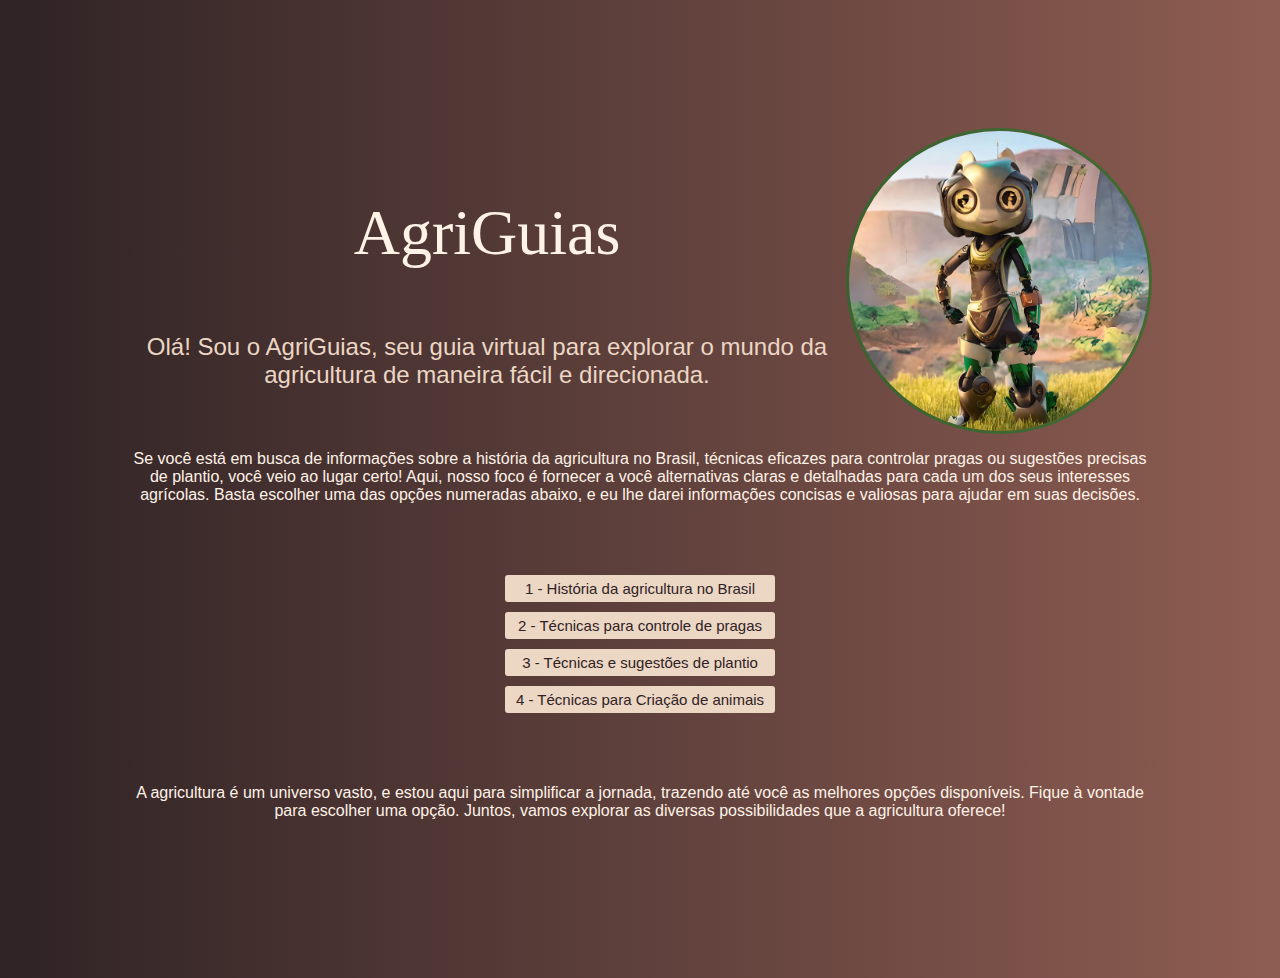
<file: AgriGuias/index.html>
<!DOCTYPE html>
<html lang="pt-br">
<head>
    <meta charset="UTF-8">
    <meta name="viewport" content="width=device-width, initial-scale=1.0">
    <link rel="stylesheet" href="style.css">
    <link rel="shortcut icon" href="/AgriGuias/favicon_io/android-chrome-192x192.png" type="image/x-icon">
    <title>AgriGuias</title>

</head>
<body>

    <main class="conteudo">
        <section class="conteudo-principal">
          <div class="conteudo-principal-escrito">
            <h1 class="conteudo-principal-escrito-titulo">AgriGuias</h1>
            <h2 class="conteudo-principal-escrito-subtitulo">Olá! Sou o AgriGuias, seu guia virtual para explorar o mundo da agricultura de maneira fácil e direcionada.</h2>
          </div>
          <img class="conteudo-principal-imagem" src="/AgriGuias/Um rob com traos de.jpg" alt="Imagem do AgriGuias">
        </section>


    <p>Se você está em busca de informações sobre a história da agricultura no Brasil, técnicas eficazes para controlar pragas ou sugestões precisas de plantio, você veio ao lugar certo!
    Aqui, nosso foco é fornecer a você alternativas claras e detalhadas para cada um dos seus interesses agrícolas. Basta escolher uma das opções numeradas abaixo, e eu lhe darei informações concisas e valiosas para ajudar em suas decisões.
 </p>
    <div class="buttons">
        <button><a href="/AgriGuias/hisbra.html">1 - História da agricultura no Brasil</a></button>
        <button><a href="/AgriGuias/contpraga.html">2 - Técnicas para controle de pragas</a></button>
        <button><a href="/AgriGuias/tecplantio.html">3 - Técnicas e sugestões de plantio</a></button>
        <button><a href="/AgriGuias/criaanima.html">4 - Técnicas para Criação de animais</a></button>
    </div>    


    <p>A agricultura é um universo vasto, e estou aqui para simplificar a jornada, trazendo até você as melhores opções disponíveis. Fique à vontade para escolher uma opção. Juntos, vamos explorar as diversas possibilidades que a agricultura oferece!
    </p>
    
</body>
</html>
</file>
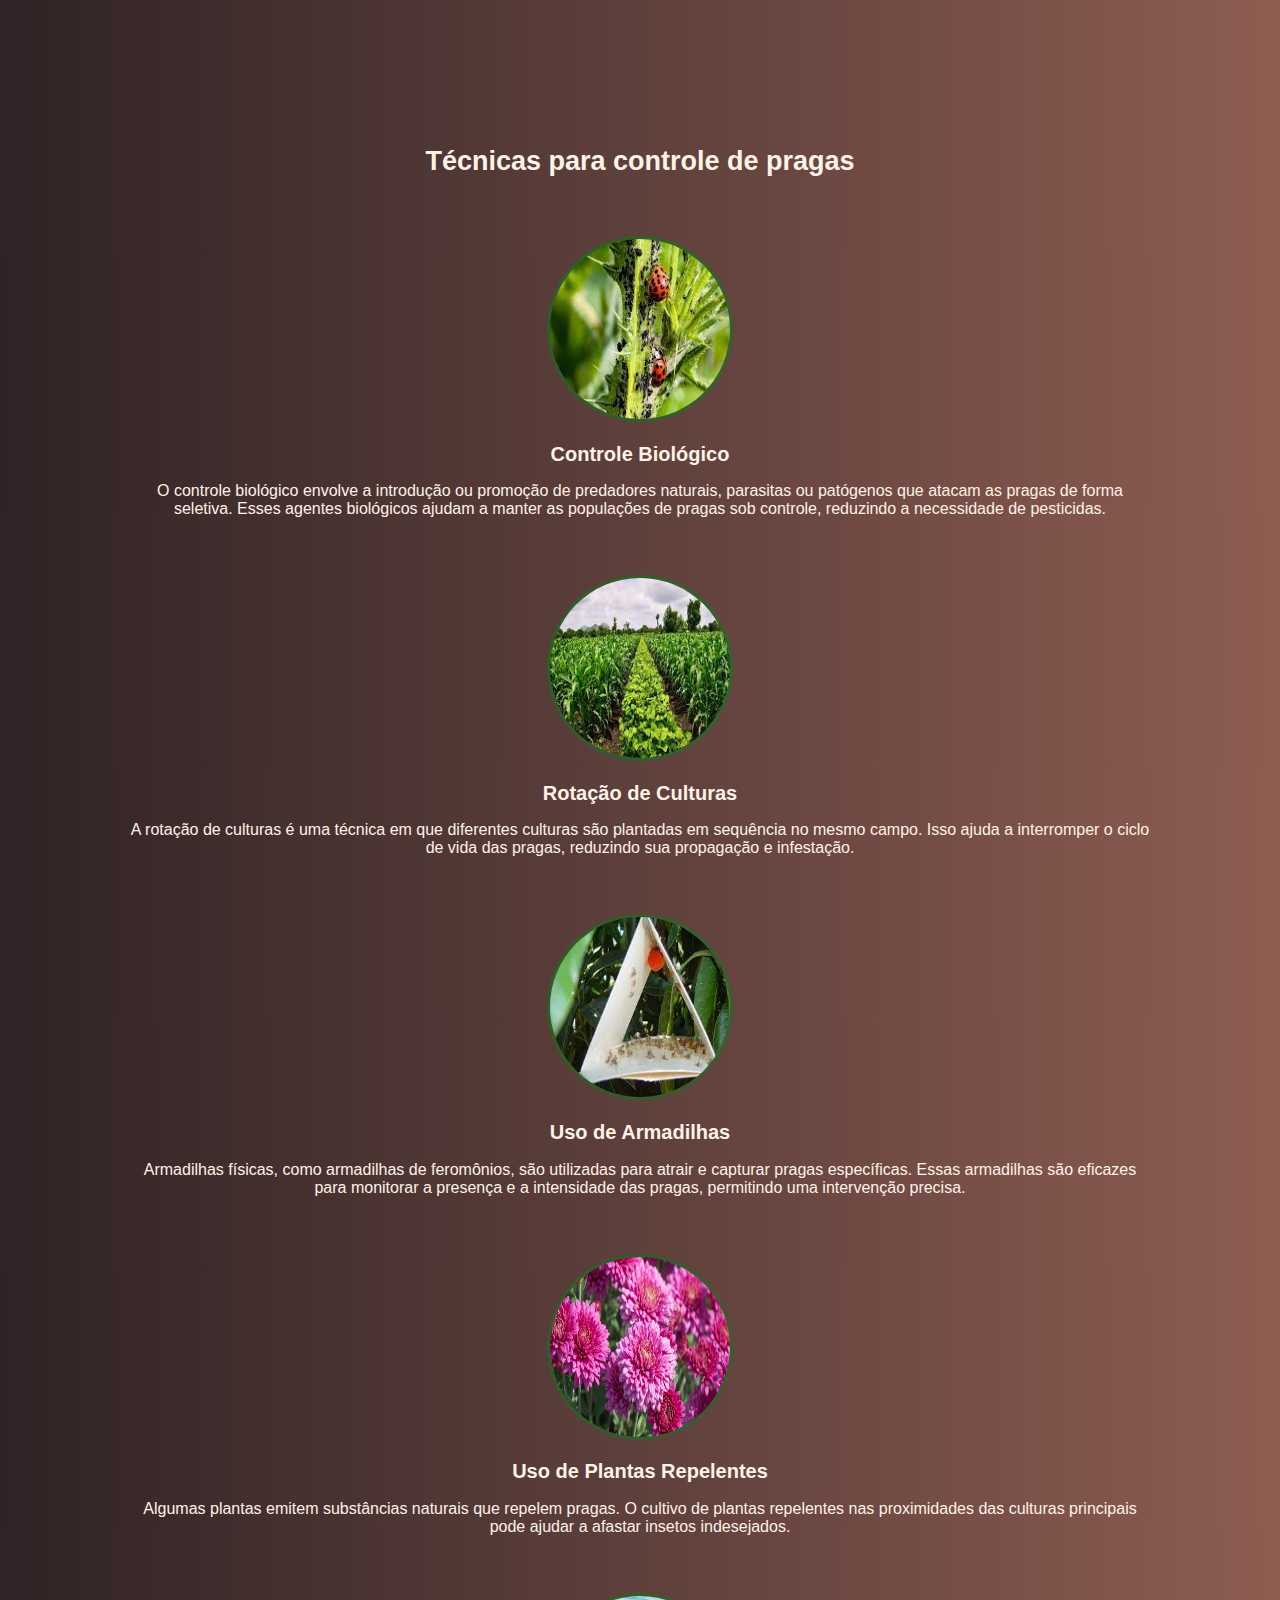
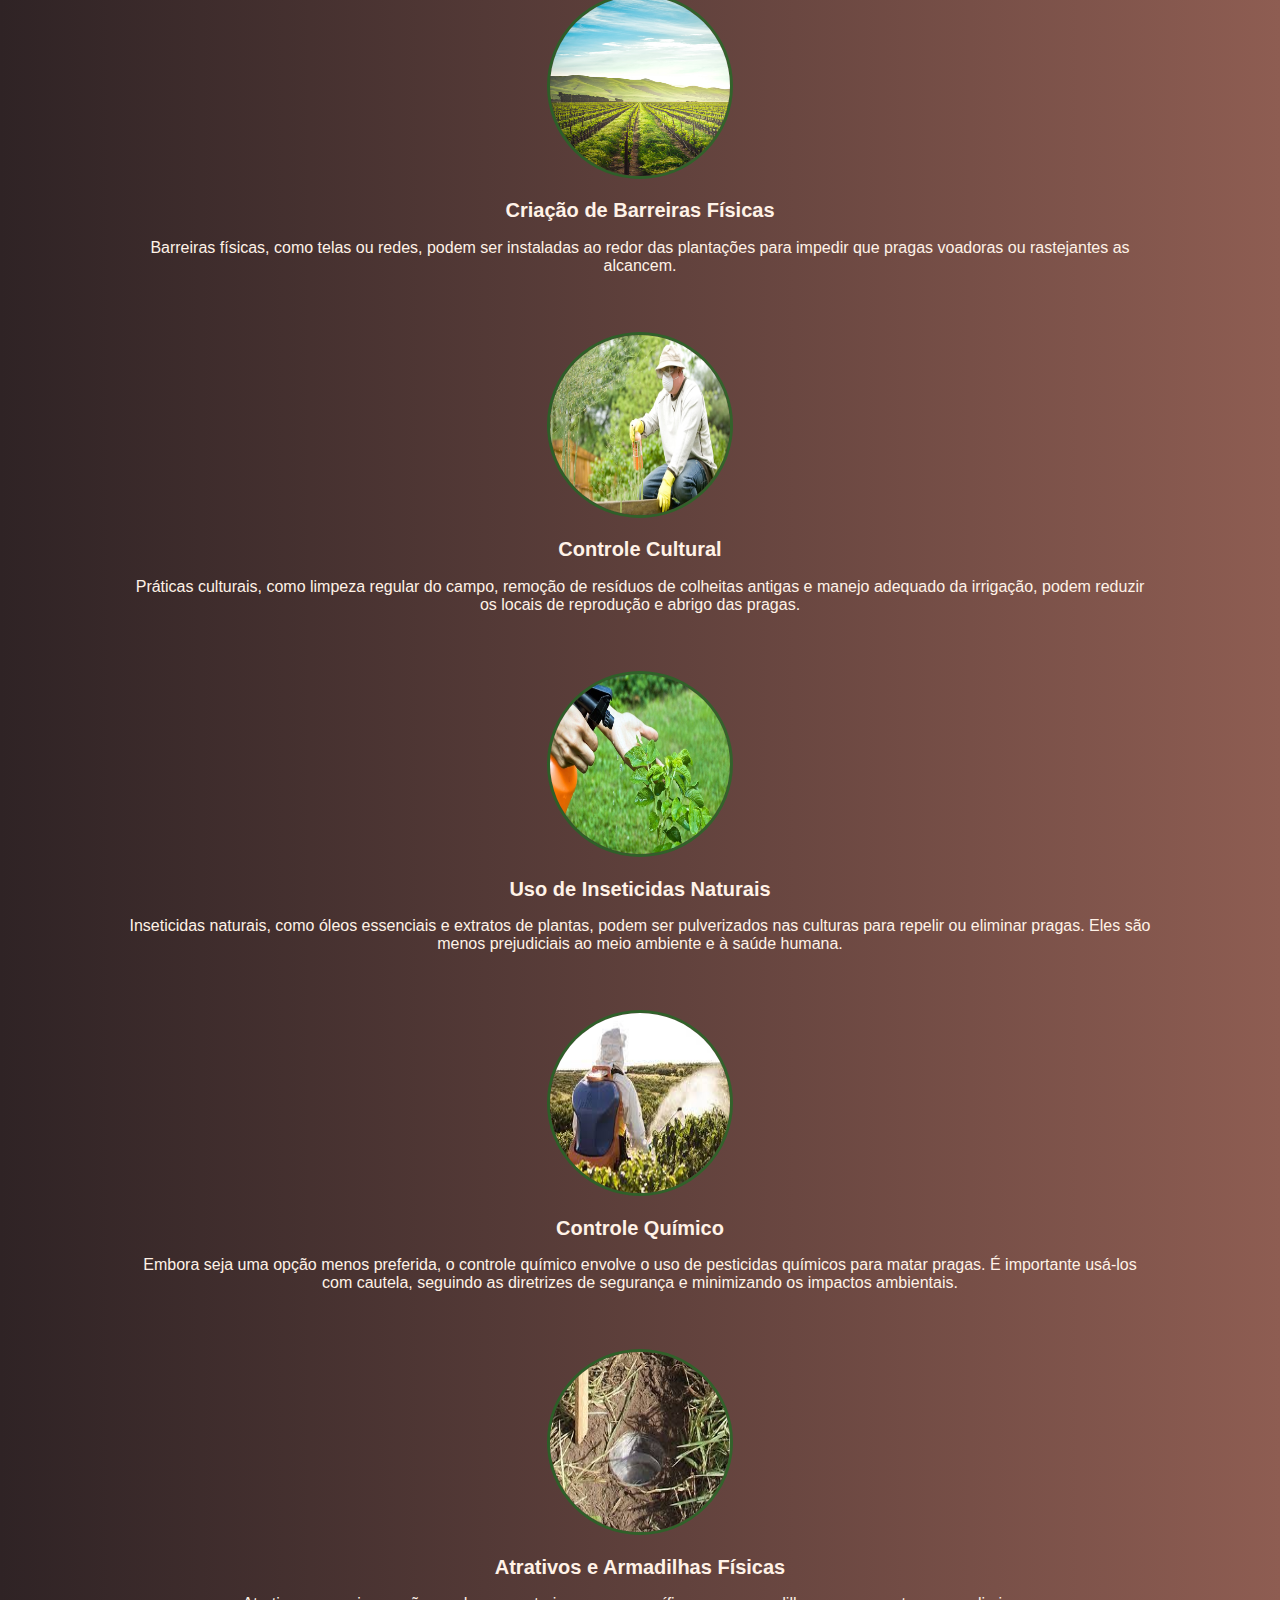
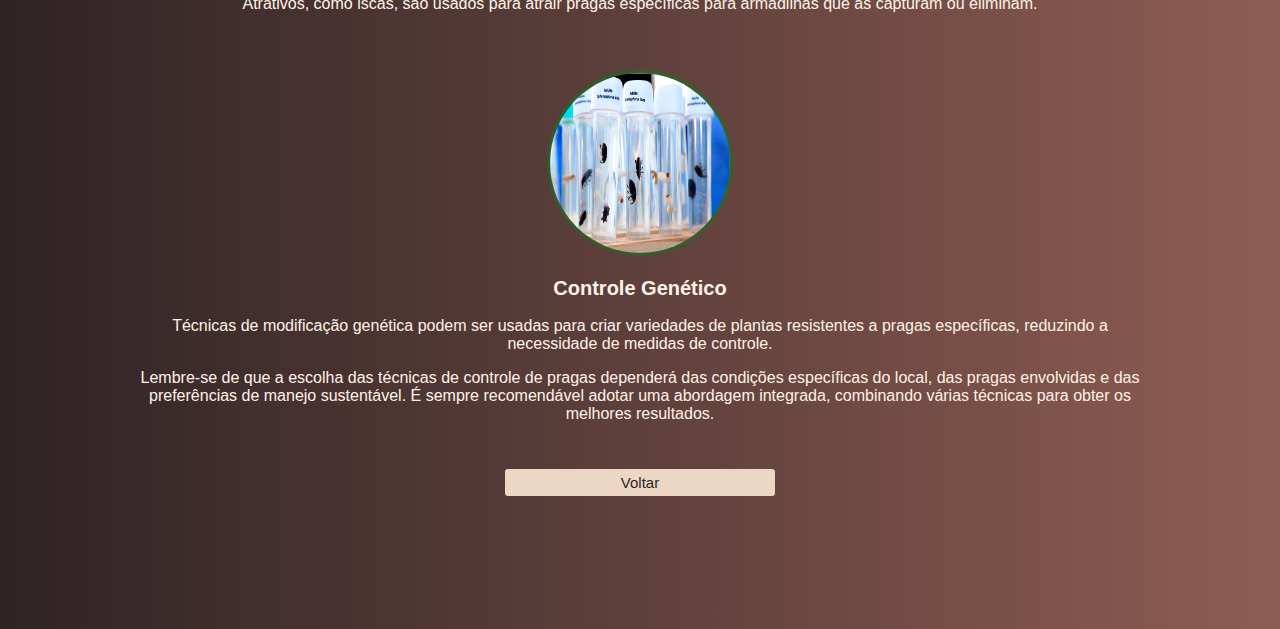
<file: AgriGuias/contpraga.html>
<!DOCTYPE html>
<html lang="pt-br">
<head>
    <meta charset="UTF-8">
    <meta name="viewport" content="width=device-width, initial-scale=1.0">
    <link rel="shortcut icon" href="/AgriGuias/favicon_io/android-chrome-192x192.png" type="image/x-icon">
    <link rel="stylesheet" href="style.css">
    <title>Técnicas para controle de pragas</title>
</head>
<body>

    <h1>Técnicas para controle de pragas</h1>

    <p></p>

    <img class="image-itens" src="/AgriGuias/ImgControPragas/controBiologico.jpg" alt="Imagem controle biológico">
    <h2>Controle Biológico</h2>
    <p> O controle biológico envolve a introdução ou promoção de predadores naturais, parasitas ou patógenos que atacam as pragas de forma seletiva. Esses agentes biológicos ajudam a manter as populações de pragas sob controle, reduzindo a necessidade de pesticidas.</p>

    <img class="image-itens" src="/AgriGuias/ImgControPragas/rotacaoCultura.jpg" alt="Imagem rotações culturais ">
    <h2>Rotação de Culturas</h2>
    <p> A rotação de culturas é uma técnica em que diferentes culturas são plantadas em sequência no mesmo campo. Isso ajuda a interromper o ciclo de vida das pragas, reduzindo sua propagação e infestação.</p>

    <img class="image-itens" src="/AgriGuias/ImgControPragas/armadilhaPraga.jpg" alt="Imagem armadilha para controle de pragas">
    <h2>Uso de Armadilhas</h2>
    <p>Armadilhas físicas, como armadilhas de feromônios, são utilizadas para atrair e capturar pragas específicas. Essas armadilhas são eficazes para monitorar a presença e a intensidade das pragas, permitindo uma intervenção precisa.</p>

    <img class="image-itens" src="/AgriGuias/ImgControPragas/plantaRepelente.png" alt="Imagem planta repelente de pragas">
    <h2>Uso de Plantas Repelentes</h2>
    <p>Algumas plantas emitem substâncias naturais que repelem pragas. O cultivo de plantas repelentes nas proximidades das culturas principais pode ajudar a afastar insetos indesejados.</p>

    <img class="image-itens" src="/AgriGuias/ImgControPragas/barreiraFisica.jpg" alt="Imagem rotações culturais ">
    <h2>Criação de Barreiras Físicas</h2>
    <p> Barreiras físicas, como telas ou redes, podem ser instaladas ao redor das plantações para impedir que pragas voadoras ou rastejantes as alcancem.</p>

    <img class="image-itens" src="/AgriGuias/ImgControPragas/ControCultural.jpg" alt="Imagem controle cultural de pragas ">
    <h2>Controle Cultural</h2>
    <p>Práticas culturais, como limpeza regular do campo, remoção de resíduos de colheitas antigas e manejo adequado da irrigação, podem reduzir os locais de reprodução e abrigo das pragas.</p>

    <img class="image-itens" src="/AgriGuias/ImgControPragas/inseticidasNatu.jpg" alt="Imagem inseticida Natural">
    <h2>Uso de Inseticidas Naturais</h2>
    <p>Inseticidas naturais, como óleos essenciais e extratos de plantas, podem ser pulverizados nas culturas para repelir ou eliminar pragas. Eles são menos prejudiciais ao meio ambiente e à saúde humana.</p>

    <img class="image-itens" src="/AgriGuias/ImgControPragas/controleQuimi.jpg" alt="Imagem controle quimico">
    <h2>Controle Químico</h2>
    <p>Embora seja uma opção menos preferida, o controle químico envolve o uso de pesticidas químicos para matar pragas. É importante usá-los com cautela, seguindo as diretrizes de segurança e minimizando os impactos ambientais.</p>

    <img class="image-itens" src="/AgriGuias/ImgControPragas/armadilhaFisi.jpg" alt="Imagem de armadilha fisica">
    <h2>Atrativos e Armadilhas Físicas</h2>
    <p>Atrativos, como iscas, são usados para atrair pragas específicas para armadilhas que as capturam ou eliminam.</p>

    <img class="image-itens" src="/AgriGuias/ImgControPragas/controleGenetico.jpg" alt="Imagem controle genético ">
    <h2>Controle Genético</h2>
    <p>Técnicas de modificação genética podem ser usadas para criar variedades de plantas resistentes a pragas específicas, reduzindo a necessidade de medidas de controle.</p>

    <p class="agribras">Lembre-se de que a escolha das técnicas de controle de pragas dependerá das condições específicas do local, das pragas envolvidas e das preferências de manejo sustentável. É sempre recomendável adotar uma abordagem integrada, combinando várias técnicas para obter os melhores resultados.</p>

    <button class="tpback"><a href="/AgriGuias/index.html">Voltar</a></button>

    
</body>
</html>
</file>
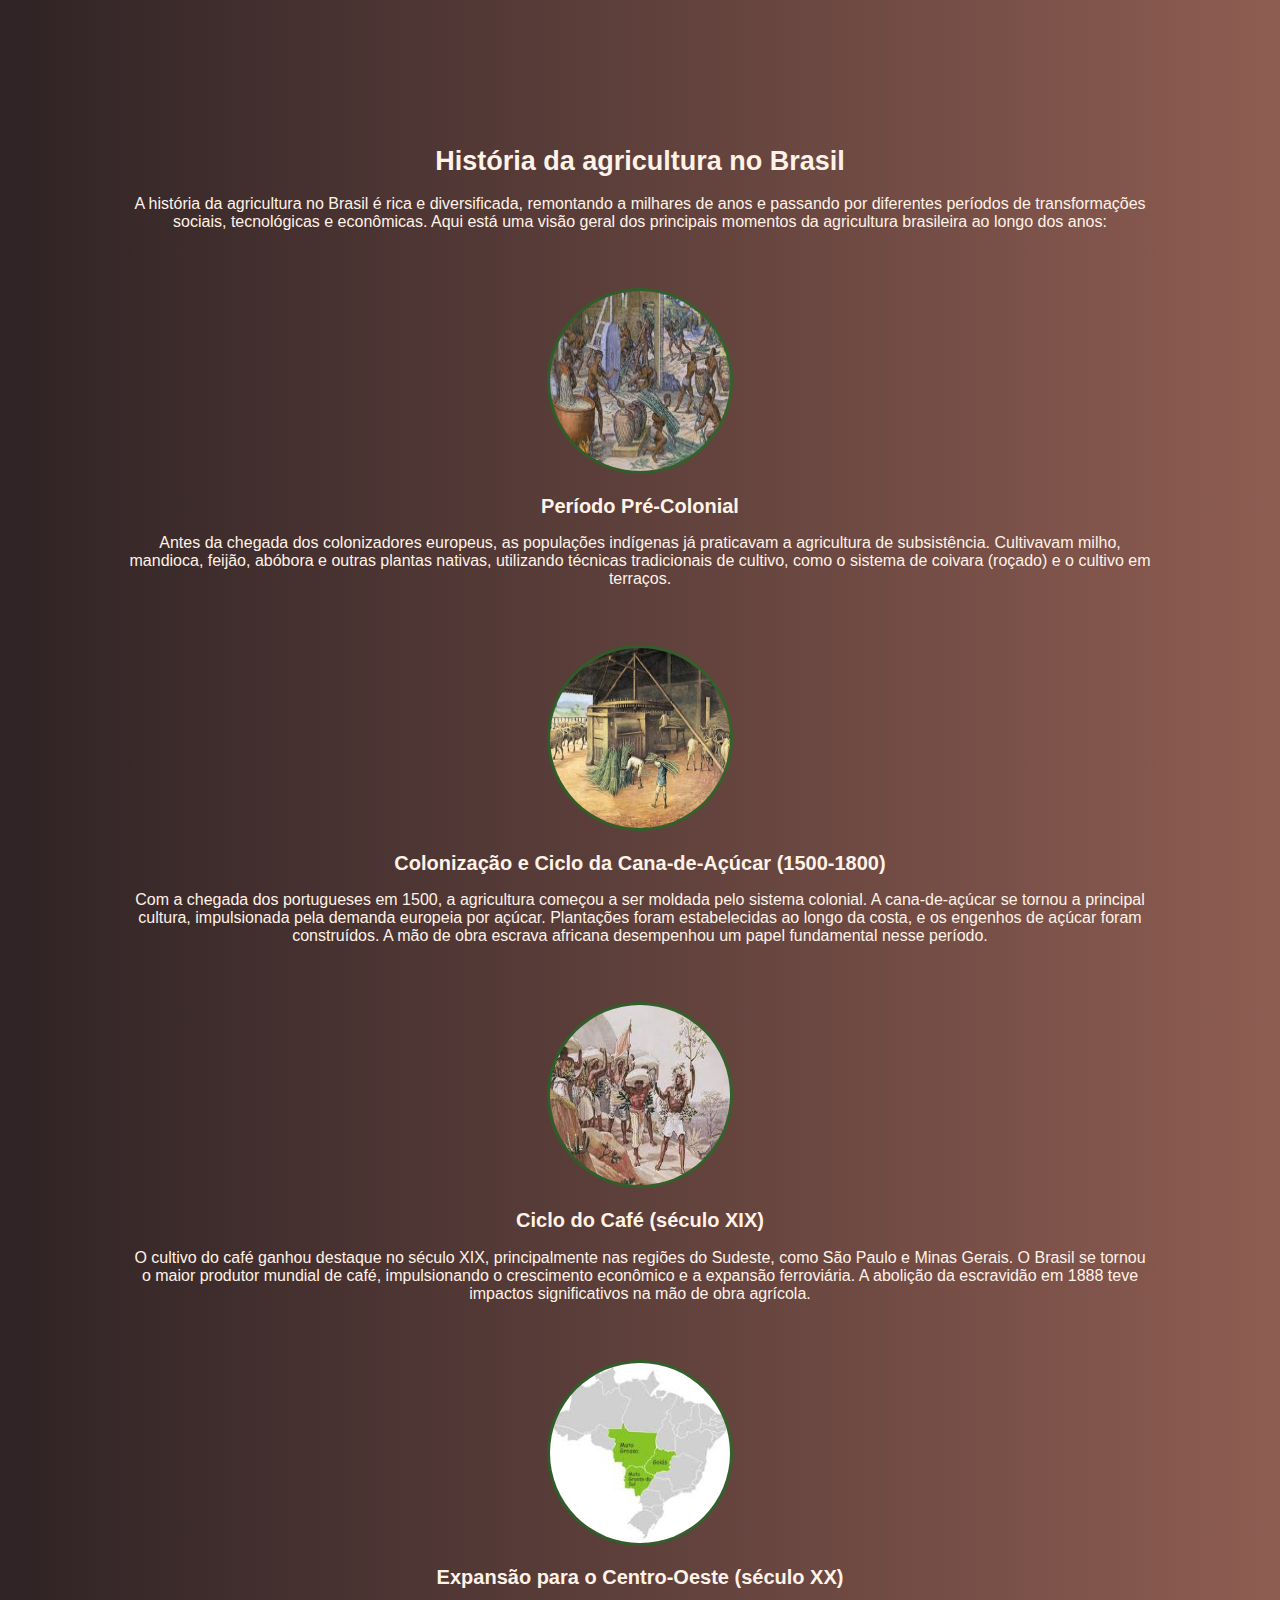
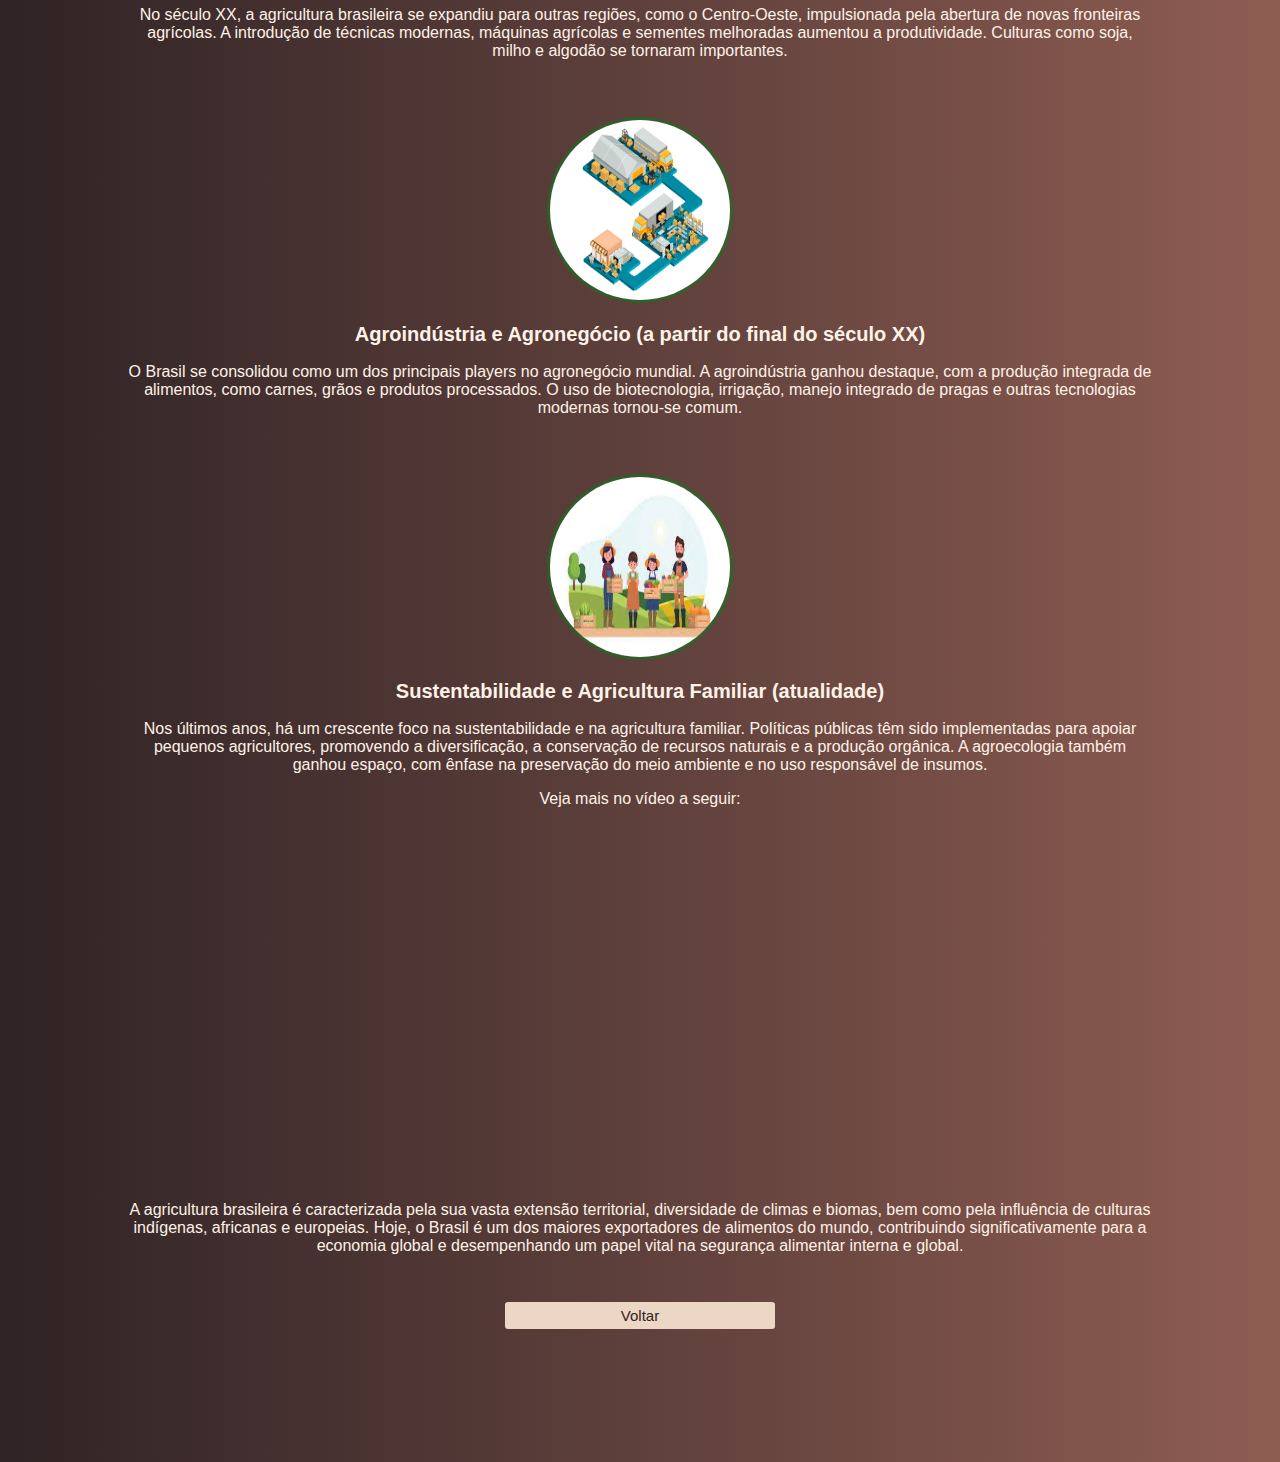
<file: AgriGuias/hisbra.html>
<!DOCTYPE html>
<html lang="pt-br">
<head>
    <meta charset="UTF-8">
    <meta name="viewport" content="width=device-width, initial-scale=1.0">
    <link rel="stylesheet" href="style.css">
    <link rel="shortcut icon" href="/AgriGuias/favicon_io/android-chrome-192x192.png" type="image/x-icon">
    <title>História da agricultura no Brasil</title>
</head>
<body>

    <h1>História da agricultura no Brasil</h1>

    <p>A história da agricultura no Brasil é rica e diversificada, remontando a milhares de anos e passando por diferentes períodos de transformações sociais, tecnológicas e econômicas. Aqui está uma visão geral dos principais momentos da agricultura brasileira ao longo dos anos:
    </p>

    <img class="image-itens" src="/AgriGuias/ImgHisAgriBra/precolo.jpg" alt="imagem periodo Pré-Colonial">  
    <h2>Período Pré-Colonial</h2>
    <p>Antes da chegada dos colonizadores europeus, as populações indígenas já praticavam a agricultura de subsistência. Cultivavam milho, mandioca, feijão, abóbora e outras plantas nativas, utilizando técnicas tradicionais de cultivo, como o sistema de coivara (roçado) e o cultivo em terraços.</p>

    <img class="image-itens" src="/AgriGuias/ImgHisAgriBra/ciclocana.jpg" alt="imagem Colonização e ciclo da  cana-de-açúcar"> 
    <h2>Colonização e Ciclo da Cana-de-Açúcar (1500-1800)</h2>
    <p>Com a chegada dos portugueses em 1500, a agricultura começou a ser moldada pelo sistema colonial. A cana-de-açúcar se tornou a principal cultura, impulsionada pela demanda europeia por açúcar. Plantações foram estabelecidas ao longo da costa, e os engenhos de açúcar foram construídos. A mão de obra escrava africana desempenhou um papel fundamental nesse período.</p>

    <img class="image-itens" src="/AgriGuias/ImgHisAgriBra/ciclocafe.jpg" alt="imagem ciclo do café no Brasil"> 
    <h2>Ciclo do Café (século XIX)</h2>
    <p>O cultivo do café ganhou destaque no século XIX, principalmente nas regiões do Sudeste, como São Paulo e Minas Gerais. O Brasil se tornou o maior produtor mundial de café, impulsionando o crescimento econômico e a expansão ferroviária. A abolição da escravidão em 1888 teve impactos significativos na mão de obra agrícola.</p>

    <img class="image-itens" src="/AgriGuias/ImgHisAgriBra/expAgriCO.jpg" alt="imagem Expansão agrícola para o Centro-Oeste ">
    <h2>Expansão para o Centro-Oeste (século XX)</h2>
    <p>No século XX, a agricultura brasileira se expandiu para outras regiões, como o Centro-Oeste, impulsionada pela abertura de novas fronteiras agrícolas. A introdução de técnicas modernas, máquinas agrícolas e sementes melhoradas aumentou a produtividade. Culturas como soja, milho e algodão se tornaram importantes.</p>

    <img class="image-itens" src="/AgriGuias/ImgHisAgriBra/agroIn_agroNe.png" alt="imagem agroindústria e agronegócio">
    <h2>Agroindústria e Agronegócio (a partir do final do século XX)</h2>
    <p>O Brasil se consolidou como um dos principais players no agronegócio mundial. A agroindústria ganhou destaque, com a produção integrada de alimentos, como carnes, grãos e produtos processados. O uso de biotecnologia, irrigação, manejo integrado de pragas e outras tecnologias modernas tornou-se comum.</p>

    <img class="image-itens" src="/AgriGuias/ImgHisAgriBra/agriFamiliar.jpg" alt="imagem Agricultura familiar">
    <h2>Sustentabilidade e Agricultura Familiar (atualidade)</h2>
    <p>Nos últimos anos, há um crescente foco na sustentabilidade e na agricultura familiar. Políticas públicas têm sido implementadas para apoiar pequenos agricultores, promovendo a diversificação, a conservação de recursos naturais e a produção orgânica. A agroecologia também ganhou espaço, com ênfase na preservação do meio ambiente e no uso responsável de insumos.
    </p>

    <p>Veja mais no vídeo a seguir:</p> 
    <iframe width="560" height="315" src="https://www.youtube.com/embed/5BDDygVfc98" title="YouTube video player" frameborder="0" allow="accelerometer; autoplay; clipboard-write; encrypted-media; gyroscope; picture-in-picture; web-share" allowfullscreen></iframe>

    <p class="agribra">
        A agricultura brasileira é caracterizada pela sua vasta extensão territorial, diversidade de climas e biomas, bem como pela influência de culturas indígenas, africanas e europeias. Hoje, o Brasil é um dos maiores exportadores de alimentos do mundo, contribuindo significativamente para a economia global e desempenhando um papel vital na segurança alimentar interna e global.
    </p>

    <button class="tpback"><a href="/AgriGuias/index.html">Voltar</a></button>



</body>
</html>
</file>
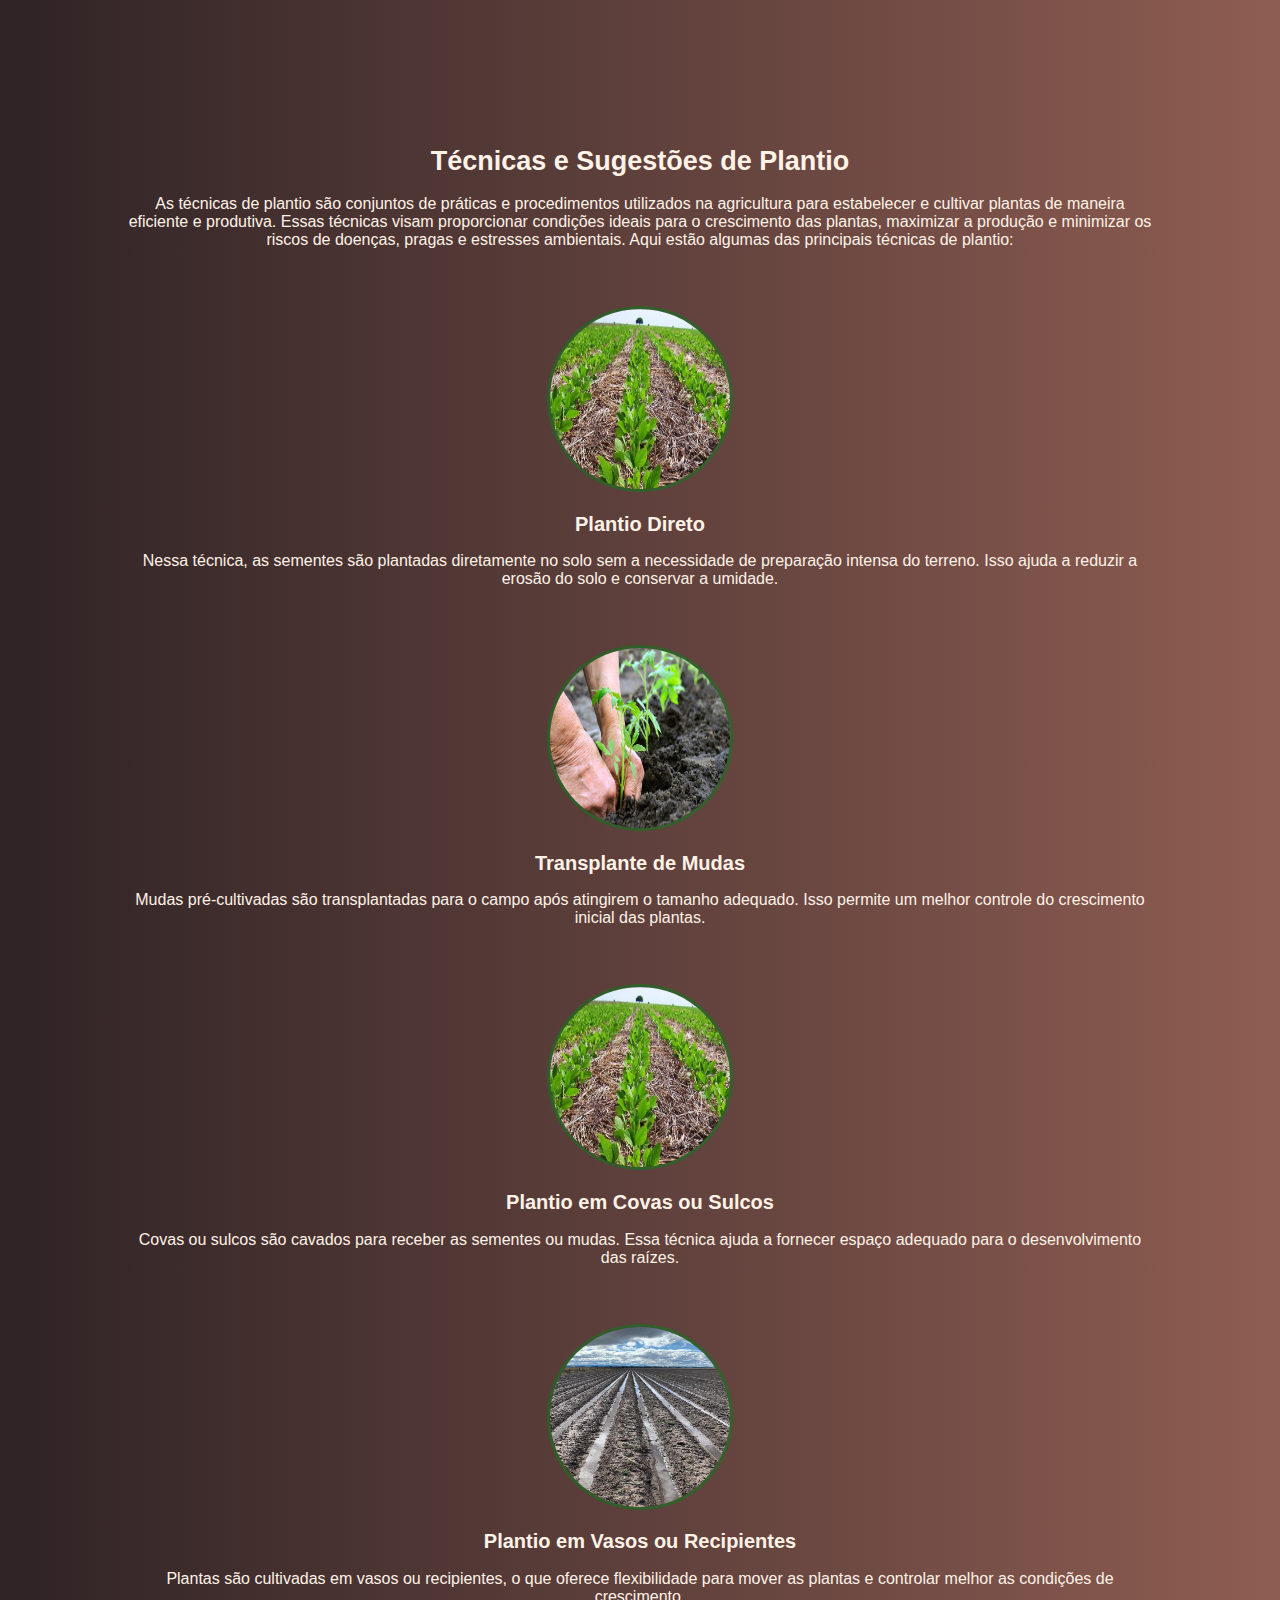
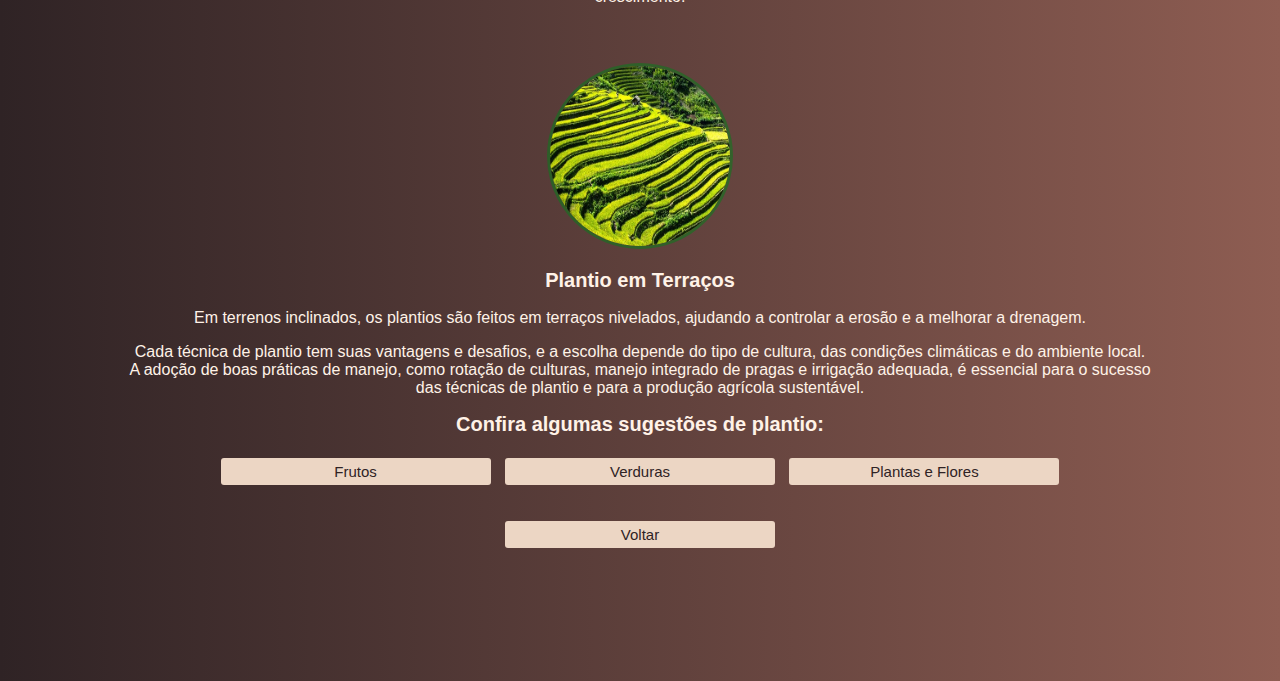
<file: AgriGuias/tecplantio.html>
<!DOCTYPE html>
<html lang="pt-br">
<head>
    <meta charset="UTF-8">
    <meta name="viewport" content="width=device-width, initial-scale=1.0">
    <link rel="shortcut icon" href="/AgriGuias/favicon_io/android-chrome-192x192.png" type="image/x-icon">
    <link rel="stylesheet" href="style.css">
    <title>Técnicas e Sugestões de Plantio</title>
</head>
<body>

    <h1>Técnicas e Sugestões de Plantio</h1>
    <p>As técnicas de plantio são conjuntos de práticas e procedimentos utilizados na agricultura para estabelecer e cultivar plantas de maneira eficiente e produtiva. Essas técnicas visam proporcionar condições ideais para o crescimento das plantas, maximizar a produção e minimizar os riscos de doenças, pragas e estresses ambientais. Aqui estão algumas das principais técnicas de plantio:</p>

    <img class="image-itens" src="/AgriGuias/ImgTecPlantio/plantioDireto.jpg" alt="Imagem tecnica de plantio direto ">
    <h2>Plantio Direto</h2>
    <p>Nessa técnica, as sementes são plantadas diretamente no solo sem a necessidade de preparação intensa do terreno. Isso ajuda a reduzir a erosão do solo e conservar a umidade.</p>

    <img class="image-itens" src="/AgriGuias/ImgTecPlantio/transplanteDeMudas.jpg" alt="Imagem tecnica de Transplante de mudas ">
    <h2>Transplante de Mudas</h2>
    <p>Mudas pré-cultivadas são transplantadas para o campo após atingirem o tamanho adequado. Isso permite um melhor controle do crescimento inicial das plantas.</p>

    <img class="image-itens" src="/AgriGuias/ImgTecPlantio/plantioDireto.jpg" alt="Imagem tecnica de plantio direto ">
    <h2>Plantio em Covas ou Sulcos</h2>
    <p> Covas ou sulcos são cavados para receber as sementes ou mudas. Essa técnica ajuda a fornecer espaço adequado para o desenvolvimento das raízes.</p>

    <img class="image-itens" src="/AgriGuias/ImgTecPlantio/PlantioEmsulcos.jpg" alt="Imagem tecnica de plantio em sulcos">
    <h2>Plantio em Vasos ou Recipientes</h2>
    <p>Plantas são cultivadas em vasos ou recipientes, o que oferece flexibilidade para mover as plantas e controlar melhor as condições de crescimento.</p>

    <img class="image-itens" src="/AgriGuias/ImgTecPlantio/tecnicaPlantioEmTerraço.jpg" alt="Imagem tecnica de plantio em terraços">
    <h2>Plantio em Terraços</h2>
    <p>Em terrenos inclinados, os plantios são feitos em terraços nivelados, ajudando a controlar a erosão e a melhorar a drenagem.</p>

    <p>Cada técnica de plantio tem suas vantagens e desafios, e a escolha depende do tipo de cultura, das condições climáticas e do ambiente local. A adoção de boas práticas de manejo, como rotação de culturas, manejo integrado de pragas e irrigação adequada, é essencial para o sucesso das técnicas de plantio e para a produção agrícola sustentável.
    </p>

 
    <h2>Confira algumas sugestões de plantio:</h2>
    <button><a href="/AgriGuias/frutos.html">Frutos</a></button>
    <button><a href="/AgriGuias/verduras.html">Verduras</a></button>
    <button><a href="/AgriGuias/planflo.html">Plantas e Flores</a></button>


    <button class="tpback"><a href="/AgriGuias/index.html">Voltar</a></button>
    
</body>
</html>
</file>
<file: AgriGuias/style.css>
@charset "UTF-8";

Body{
    font-size: 100%;
    text-align: center;
    display: flexbox;
    flex-direction: column;
    justify-content: center;
    align-items: center;
    padding: 5%;
    background:linear-gradient(to right, #2F2325 , #8E5D52 );
    color: #FFF2E7;
    font-family: 'Sarala', sans-serif;  
    margin: 5%;
}

.conteudo {
    margin-bottom: 30px;
}

.conteudo-principal {
    display: flex;
    flex-direction: row;
    align-items: center;
    justify-content: space-around;
}
  
.conteudo-principal-escrito {
    display: flex;
    flex-direction: column;
    
}
  
.conteudo-principal-escrito-titulo {
    font-family: 'Righteous', cursive;
    font-weight: 400;
    font-size: 64px;
    color: #FFF2E7;
}
  
.conteudo-principal-escrito-subtitulo {
    font-family: 'Sarala', sans-serif;
    font-weight: 400;
    font-size: 24px;
    color: #ECD6C4;
}

.conteudo-principal-imagem {
    height: 300px;
    border-radius: 50%;
    border: 3px solid rgba(7, 124, 26, 0.53);
}


.buttons{
    padding: 50px;
    display: flex;
    flex-direction: column;
    justify-content: center;
    align-items: center;
}

button{
    justify-content: space-around;
    font-size: 15px;
    margin: 5px;
    padding: 5px;
    width:270px;
    border: none;
    border-radius: 3px;
    background-color: #ECD6C4;
    transition: all 400ms ease;
}

button:hover{
    background-color: rgba(7, 124, 26, 0.53);
    cursor: pointer;

}

a{
    text-decoration: none;
    color: #2F2325;
}

h1{
    font-size: 27px;
    font-family: 'Sarala', sans-serif;
}

h2{
    font-size: 20px;
    
}

h3, p{
    font-size: 16px;
}

.tpback, h3{
    margin-top: 3%;
}

.multiline-text{
    white-space: pre-line;
}

.image-itens{

    margin-top: 4%;
    width: 180px;
    height: 180px;
    border-radius: 50%;
    border: 3px solid rgba(7, 124, 26, 0.53);

}

iframe{
    width: 450px;
    height: 255px;
    margin: 5%;
}
</file>
